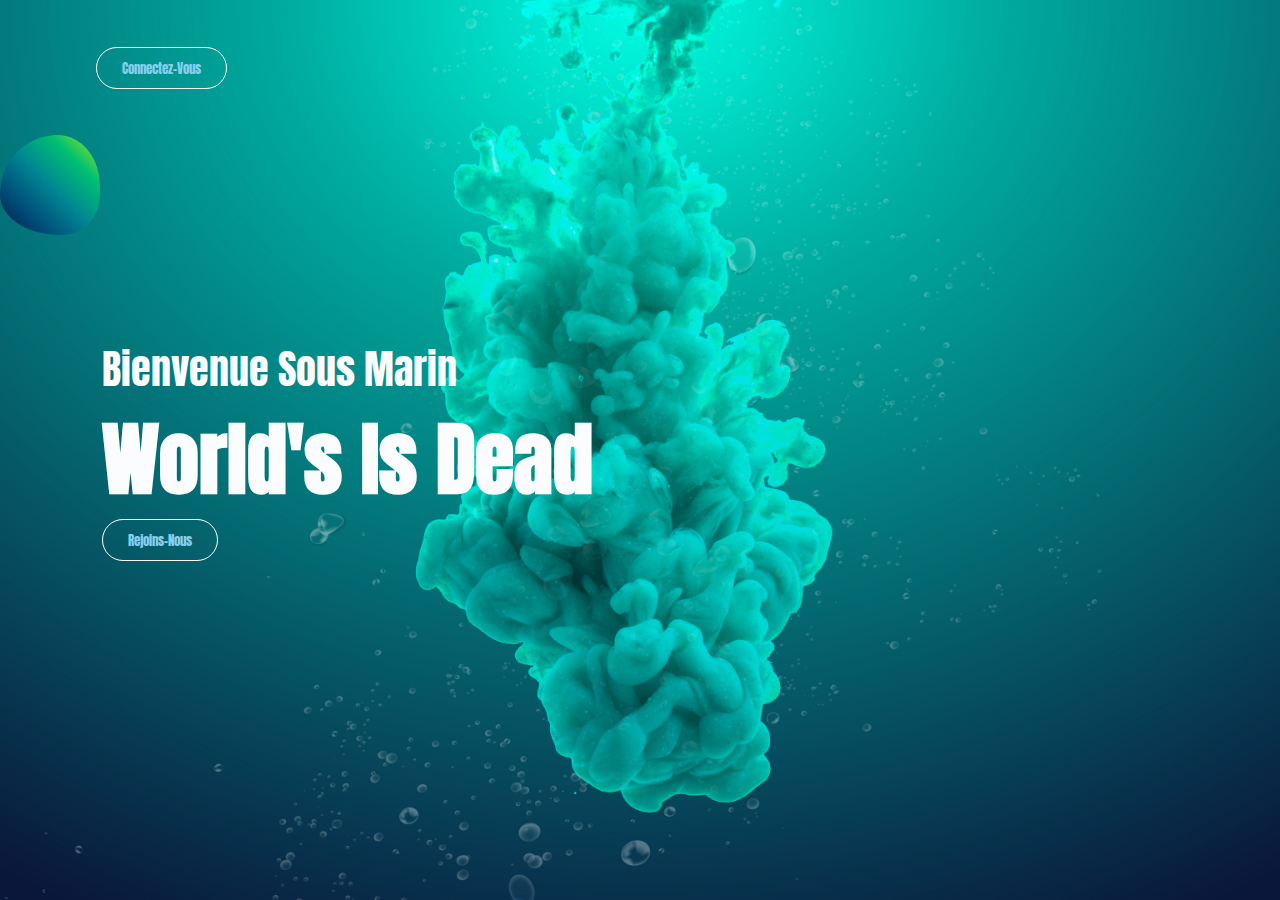
<file: index.html>
<!DOCTYPE html>
<html lang="fr">
<head>
    <meta charset="UTF-8">
    <title>WaterInBlood</title>
    <link rel="stylesheet" href="style.css">
</head>
<body>
    <div class="base">
        <div class="navbar">
            <button type="button">Connectez-Vous</button>
        </div>
        <div class="content">
            <small>Bienvenue Sous Marin</small>
            <h1>World's Is Dead</h1>
            <button type="button"><a href="login.html">Rejoins-Nous</button>
        </div>
        <div class="bubble">
            <script type="text/javascript">
                const cursor = document.querySelector(".bubble");

                document.addEventListener("mousemove", (e) => {
                    let x = e.pageX;
                    let y = e.pageY;

                    cursor.style.top = y + "px";
                    cursor.style.left = x + "px";
                    cursor.style.display = "block";


                    function mouseStopped() {
                        cursor.style.display = "none";
                    }
                    clearTimeout(timeout);
                    timeout = setTimeout(mouseStopped, 1000);

                });

                document.addEventListener("mouseout", () => {
                    cursor.style.display = "none";
                })




            </script>

        </div>
    </div>
    
</body>
</html>
</file>
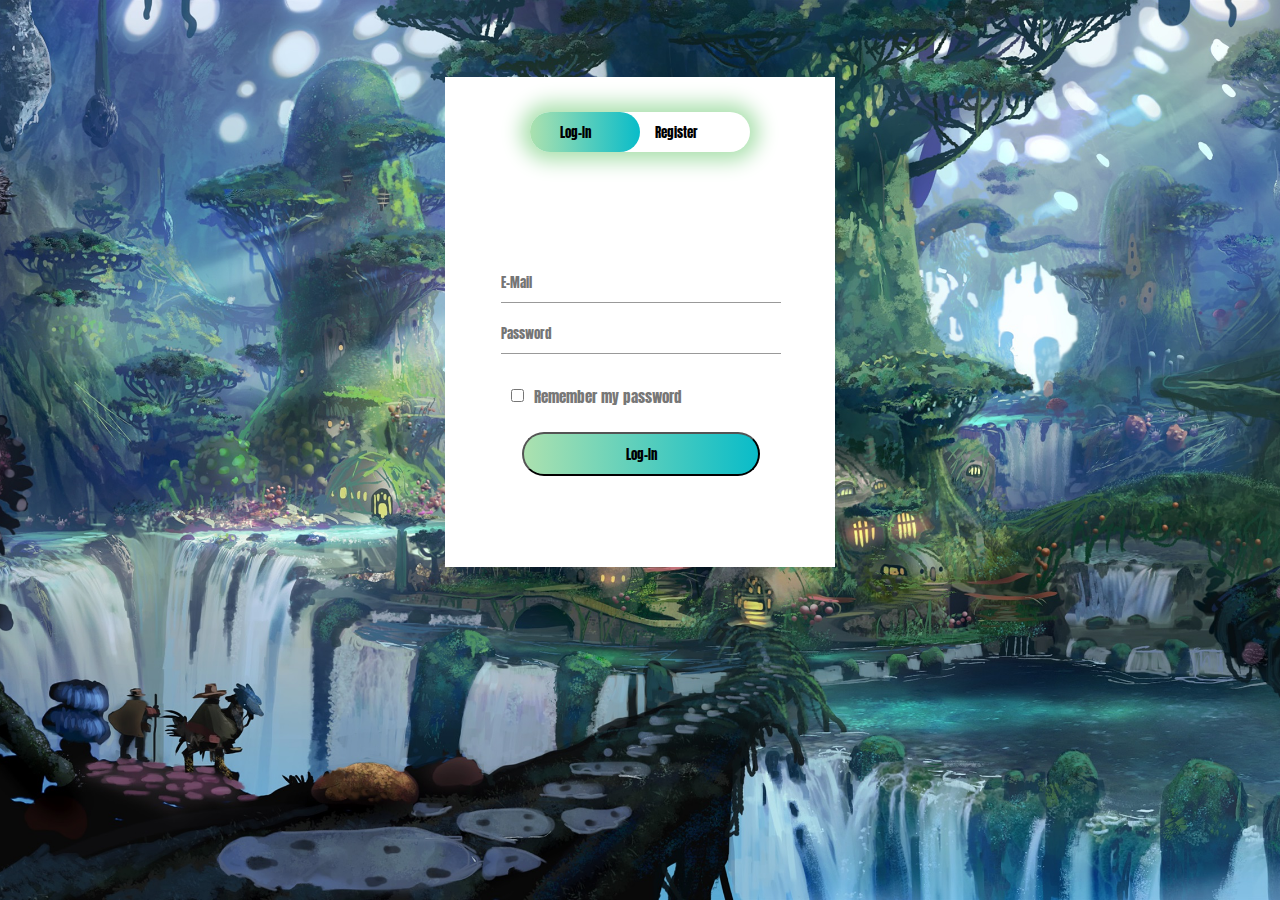
<file: login.html>
<!DOCTYPE html>
<html lang="fr">
<head>
    <meta charset="UTF-8">
    <link rel="stylesheet" href="stylelogin.css">
    <title>RegisterInWater</title>
</head>
<body>

<div class="base">
  <div class="form-box">
    <div class="button-box">
      <div id="btn"></div>
      <button type="button" class="toggle-btn" onclick="login()">Log-In</button>
      <button type="button" class="toggle-btn" onclick="register()">Register</button>
    </div>
    <div id="login" class="input-item">
      <input type="email" class="input-group" placeholder="E-Mail" required>
      <input type="password" class="input-group" placeholder="Password" required>
      <input type="checkbox" class="check-box"><span>Remember my password</span>
      <button type="submit" class="submit-btn">Log-In</button>
    </div>


    <div id="register" class="input-item">
      <input type="text" class="input-group" placeholder="UserName" required>
      <input type="email" class="input-group" placeholder="E-Mail" required>
      <input type="password" class="input-group" placeholder="Password" required>

      <input type="checkbox" class="check-box"><span>Conditions & Agree</span>
      <button type="submit" class="submit-btn">Register-Me</button>
    </div>


  </div>
</div>

<script>

  var x = document.getElementById("login");
  var y = document.getElementById("register");
  var z = document.getElementById("btn");

  function register( ){
    x.style.left = "-400px";
    y.style.left = "50px";
    z.style.left = "110px";
  }
  function login( ){
    x.style.left = "50px";
    y.style.left = "450px";
    z.style.left = "0px";
  }
</script>

</body>
</html>
</file>
<file: style.css>
@import url('https://fonts.googleapis.com/css2?family=Anton&display=swap');

*{
    margin: 0;
    padding: 0;
    font-family: 'Anton', sans-serif;
    cursor:url(MagicForet.jpg) , pointer!important;
}

::selection{
    color: white;
    background: skyblue;
}


.base{
    width: 100%;
    height: 100vh;
    background-image: url(background.png);
    background-size: cover ;
    background-position:center;
    position: relative;
    overflow: hidden;
}

.logo{
    width: 100px;
    cursor: pointer;
}

.navbar{
    width: 85%;
    height: 15%;
    margin: auto;
    display: flex;
    align-items: center;
    justify-content: space-between;
}

button{
    color: skyblue;
    padding: 10px 25px;
    background:transparent;
    border: 1px solid #fff;
    border-radius: 30px ;
    outline: none;
    cursor: pointer;
}

.content{
    color: #fbfcfd;
    position: absolute;
    top: 50%;
    left: 8%;
    transform: translateY(-50%);
}

h1{
    font-size: 80px ;
}

small{
    font-size: 40px;
}
a{
    text-decoration: none;
    color: skyblue;
}



.bubble{
overflow: hidden;
position: absolute;
display: flex;
width: 100px;
height: 100px;
border-radius: 58% 42% 38% 60% / 60% 51% 40% 40%;
background-image: linear-gradient(to right top, #051937, #004d7a, #008793, #00bf72, #a8eb12 );
animation:wave 5s linear infinite;
margin: 0px auto;
}

@keyframes wave{
    20%{
        border-radius: 45% 52% 62% 24% / 54% 52% 45% 39%;
    }
    40%{
        border-radius: 47% 55% 65% 45% / 65% 45% 55% 33%;
    }
    60%{
        border-radius: 45% 51% 58% 70% / 47% 49% 63% 61;
    }
    80%{
        border-radius: 42% 59% 69% 45% / 48% 52% 63% 61;
    }100%{
        border-radius: 30% 45% 55% 65% / 75% 65% 45% 35% ;
    }
}
</file>
<file: stylelogin.css>
@import url('https://fonts.googleapis.com/css2?family=Anton&display=swap');

*{
    margin: 0;
    padding: 0;
    font-family: 'Anton', sans-serif;
    cursor:url(https://cdn.custom-cursor.com/db/11622/32/hollow-knight-crystal-guardian-cursor.png) , default!important
}

.base{
    height: 100%;
    width: 100%;
    background-position: center;
    background-image: url("MagicForet.jpg");
    background-size: cover;
    position: absolute;
}
.form-box{
    width: 380px;
    height: 480px;
    position: relative;
    margin: 6% auto;
    background:#fff;
    padding: 5px;
    overflow: hidden;
}
.button-box{
    width: 220px;
    margin: 30px auto;
    position: relative;
    box-shadow: 0 0 20px 9px #ace1af;
    border-radius: 30px;
}
.toggle-btn{
    padding: 10px 30px;
    background: transparent;
    border: 0;
    outline: none;
    position: relative;
}

#btn {
    top: 0;
    left: 0;
    position: absolute;
    width: 110px;
    height: 100%;
    background: linear-gradient(to right,#ace1af, #09bcc9);
    border-radius: 30px;
    transition: .5s;
}

.input-item{
    top:180px;
    position: absolute;
    width: 280px;
    transition: .5s;
}

.input-group{
    width: 100%;
    padding: 10px 0;
    margin: 5px 0;
    border-left: 0;
    border-top: 0;
    border-right: 0;
    outline: none;
    border-bottom: 1px solid #999;
    background: transparent;
}

.submit-btn{
    width: 85%;
    padding: 10px 0;
    cursor: pointer;
    display: block;
    margin: auto;
    background: linear-gradient(to right,#ace1af, #09bcc9);
    border-radius: 30px;
}

.check-box{
    margin: 30px 10px 30px;
}

span{
    color: #777;
    font-size: 15px;
    bottom: 68px;
    position: absolute;
}

#login {
    left:56px;
}

#register {
    left:450px;
}

::selection{
    color: #ace1af ;
    background:#09bcc9 ;
}

button:hover{
    cursor:url(https://cdn.custom-cursor.com/db/11243/32/ori-and-the-blind-forest-naru-and-fruits-pointer.png) , pointer!important
}
</file>
